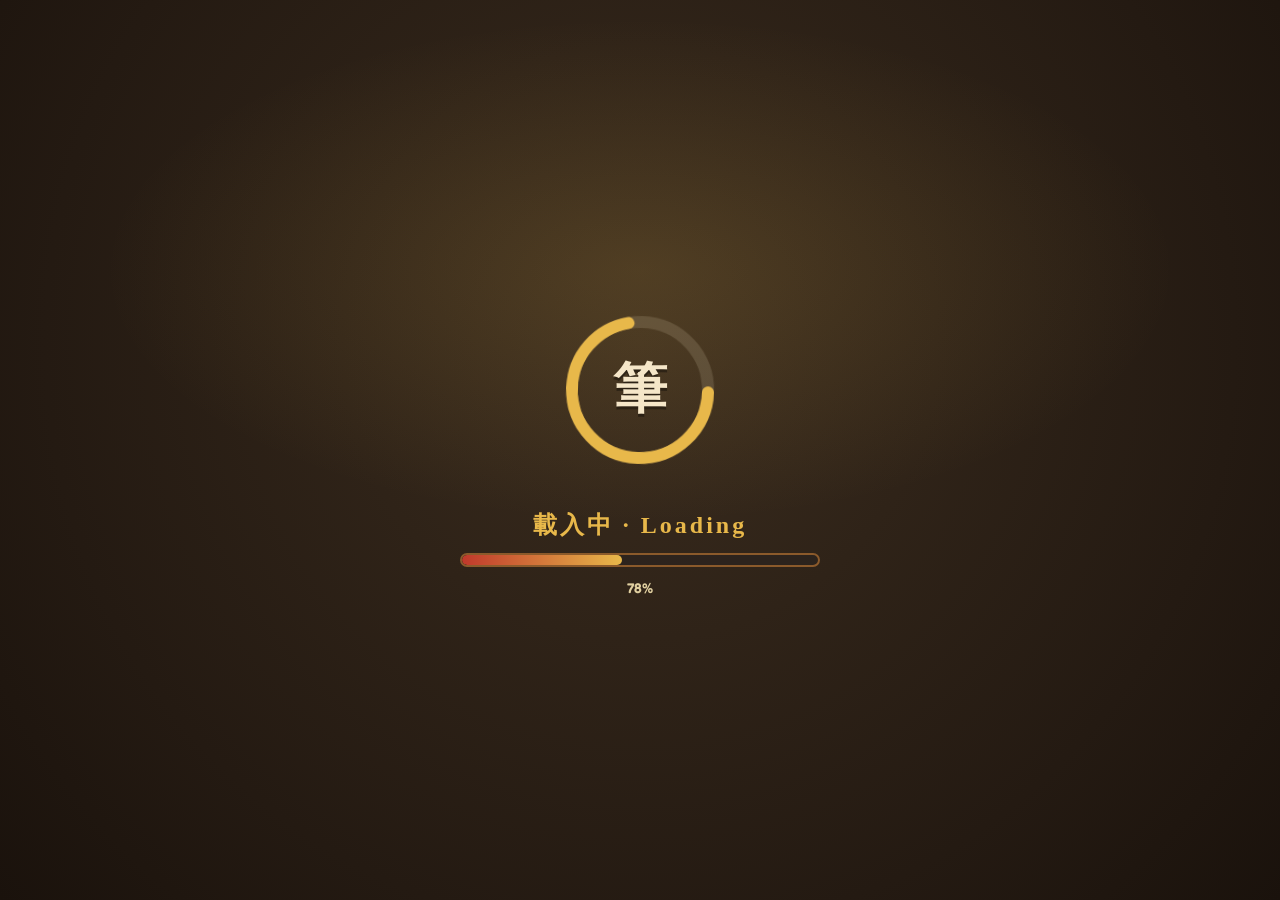
<file: index.html>
<!DOCTYPE html>
<html lang="zh-Hant">
<head>
<meta charset="utf-8">
<title>筆畫功夫 · Stroke Kung Fu</title>
<meta name="viewport" content="width=device-width, initial-scale=1">
<meta http-equiv="refresh" content="0; url=./app/">
<link rel="canonical" href="./app/">
<style>
  html,body{margin:0;height:100%;background:#241a12;color:#e8b84a;
    font-family:system-ui,sans-serif;display:flex;align-items:center;justify-content:center;}
  a{color:#f5e6c8;}
</style>
</head>
<body>
<p>載入遊戲中… · Loading the game… &nbsp;<a href="./app/">Enter</a></p>
</body>
</html>
</file>
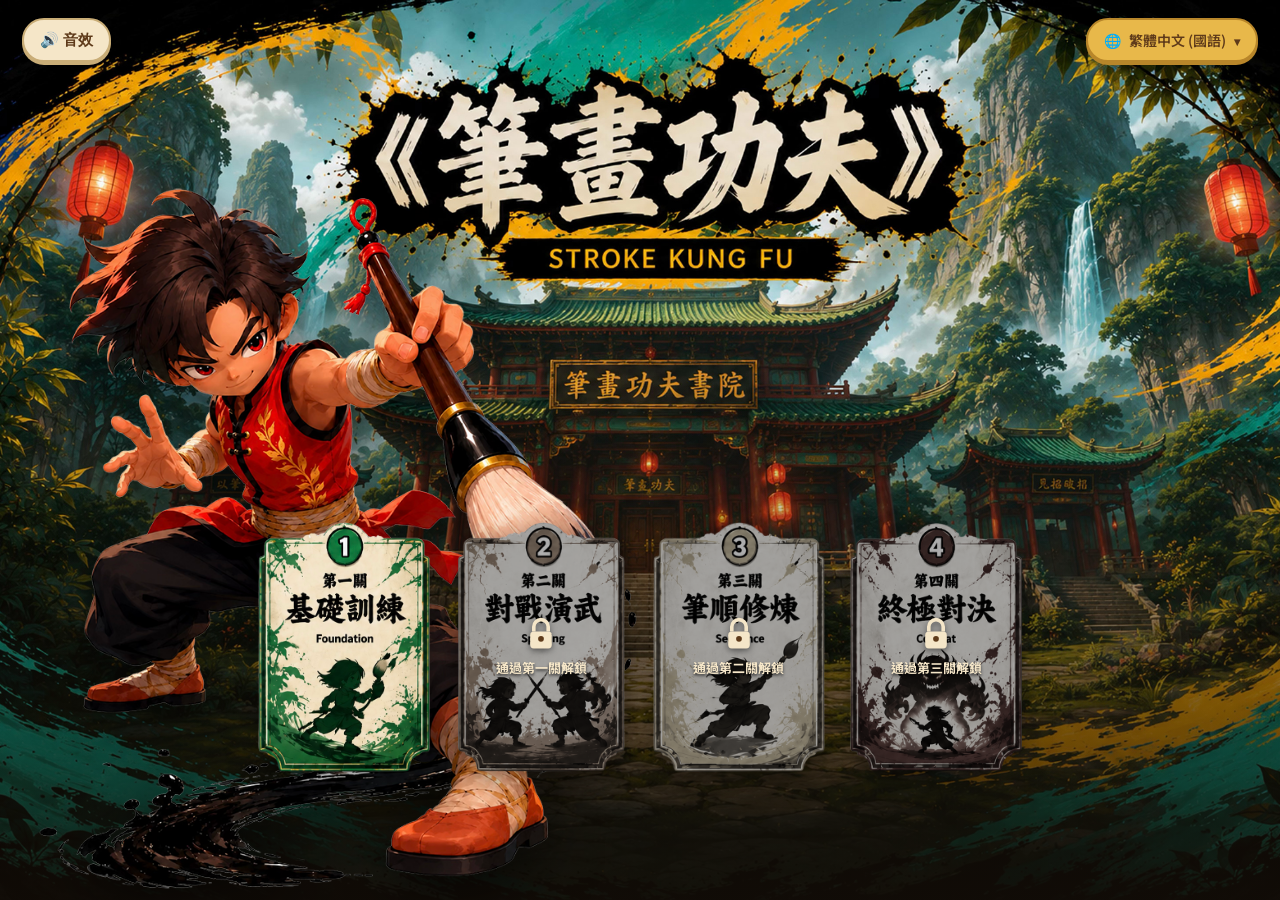
<file: app/index.html>
<!DOCTYPE html>
<html lang="zh-Hant">
<head>
<meta charset="utf-8">
<title>筆畫功夫 · Stroke Kung Fu</title>
<meta name="viewport" content="width=device-width, initial-scale=1, maximum-scale=1, user-scalable=no">
<link rel="preconnect" href="https://fonts.googleapis.com">
<link rel="preconnect" href="https://fonts.gstatic.com" crossorigin>
<link href="https://fonts.googleapis.com/css2?family=Fredoka:wght@400;500;600;700&family=Noto+Sans+TC:wght@400;500;700;900&family=Noto+Sans+SC:wght@400;500;700;900&family=Noto+Serif+TC:wght@500;700;900&family=Noto+Serif+SC:wght@500;700;900&display=swap" rel="stylesheet">
<link rel="stylesheet" href="style.css">
</head>
<body>
<div id="app">

  <!-- ============ LOADING ============ -->
  <section id="screen-loading" class="screen">
    <div class="loading-bg"></div>
    <div class="load-glow"></div>
    <div class="load-spinner">
      <svg viewBox="0 0 100 100" class="load-ring">
        <circle cx="50" cy="50" r="40" fill="none" stroke="rgba(245,230,200,.14)" stroke-width="7"/>
        <circle cx="50" cy="50" r="40" fill="none" stroke="#e8b84a" stroke-width="7" stroke-linecap="round" stroke-dasharray="180 251" transform="rotate(-90 50 50)"/>
      </svg>
      <div class="load-glyph">筆</div>
    </div>
    <div class="load-progress-wrap">
      <div class="load-label">載入中 · Loading</div>
      <div class="load-bar-track"><div id="loadBar" class="load-bar-fill"></div></div>
      <div id="loadPct" class="load-pct">0%</div>
    </div>
  </section>

  <!-- ============ HOME ============ -->
  <section id="screen-home" class="screen" hidden>
    <div class="home-bg"></div>
    <div class="home-gradient"></div>
    <img class="home-hero" src="assets/Character.png" alt="" draggable="false">
    <div class="topbar">
      <button id="btnMute" class="btn-3d btn-sound" aria-label="sound"></button>
      <div class="lang-wrap">
        <button id="btnLang" class="btn-3d btn-lang" aria-haspopup="true" aria-expanded="false">
          <span>🌐</span><span id="langCurrentLabel"></span><span id="langChevron" class="lang-chevron">▾</span>
        </button>
        <div id="langMenu" class="lang-menu" hidden></div>
      </div>
    </div>
    <div id="homeTiles" class="home-tiles"></div>
  </section>

  <!-- ============ LEVEL 1 ============ -->
  <section id="screen-level1" class="screen level-screen" hidden>
    <div class="level-bg" style="background-image:url('assets/Level_1_Background.jpg')"></div>
    <div class="level-gradient level-gradient-l1l3"></div>
    <div class="hud hud-l1l3">
      <button id="l1Mute" class="btn-3d btn-hud" aria-label="sound"></button>
      <button id="l1Pause" class="btn-3d btn-hud" aria-label="pause">❚❚</button>
      <div id="l1Progress" class="progress-pill"></div>
    </div>
    <div class="arena">
      <div class="arena-side arena-side-left l1l3-side">
        <div id="l1AvatarBox" class="anim-box">
          <img id="l1PracticeImg" class="char-img" src="assets/Character_Stand.png" alt="" draggable="false">
        </div>
      </div>
      <div class="arena-center">
        <canvas id="canvasL1" class="draw-canvas draw-canvas-lg"></canvas>
        <div id="l1Guide" class="guide-text"></div>
      </div>
      <div class="arena-side arena-side-right l1l3-side">
        <div id="l1DummyBox" class="anim-box">
          <img class="char-img" src="assets/WoodenDummy.png" alt="" draggable="false">
        </div>
      </div>
    </div>
    <div class="l1-bottom">
      <div id="l1StrokeMain" class="stroke-main serif-font"></div>
      <div id="l1StrokeSub" class="stroke-sub"></div>
    </div>
  </section>

  <!-- ============ LEVEL 2 ============ -->
  <section id="screen-level2" class="screen level-screen" hidden>
    <div class="level-bg" style="background-image:url('assets/Level_2_Background.png')"></div>
    <div class="level-gradient level-gradient-l2l4"></div>
    <div class="hud hud-combat">
      <button id="l2Mute" class="btn-3d btn-hud" aria-label="sound"></button>
      <button id="l2Pause" class="btn-3d btn-hud" aria-label="pause">❚❚</button>
      <div class="hp-col">
        <div class="hp-row">
          <span id="l2AvatarLabel" class="hp-label hp-label-avatar"></span>
          <div class="hp-track"><div id="l2AvatarHpFill" class="hp-fill"></div></div>
          <span id="l2AvatarHpText" class="hp-text"></span>
        </div>
        <div class="hp-row">
          <span id="l2OppLabel" class="hp-label hp-label-opp"></span>
          <div class="hp-track"><div id="l2OppHpFill" class="hp-fill"></div></div>
          <span id="l2OppHpText" class="hp-text"></span>
        </div>
      </div>
      <div class="timer-col">
        <div id="l2Timer" class="timer-num">--</div>
        <div class="timer-label">TIME</div>
      </div>
    </div>
    <div class="arena arena-combat">
      <div class="arena-side arena-side-left combat-side">
        <div id="l2HurtFlash" class="hurt-flash"></div>
        <div id="l2AvatarBox" class="anim-box">
          <img id="l2PlayerImg" class="char-img combat-char-img" src="assets/Character_Stand.png" alt="" draggable="false">
        </div>
      </div>
      <div class="arena-center">
        <canvas id="canvasL2" class="draw-canvas draw-canvas-lg"></canvas>
        <div id="l2PromptMain" class="prompt-main serif-font"></div>
        <div id="l2Guide" class="guide-text"></div>
      </div>
      <div class="arena-side arena-side-right combat-side">
        <svg viewBox="0 0 120 120" class="windup-ring">
          <circle cx="60" cy="60" r="54" fill="none" stroke="rgba(42,36,32,.35)" stroke-width="5"/>
          <circle id="l2Ring" cx="60" cy="60" r="54" fill="none" stroke="#e8b84a" stroke-width="6" stroke-linecap="round" transform="rotate(-90 60 60)" stroke-dasharray="339.29" stroke-dashoffset="339.29"/>
        </svg>
        <div id="l2OppBox" class="opp-box">
          <img id="l2MonkImg" class="char-img opp-img" src="assets/Monk_Stand.png" alt="" draggable="false">
        </div>
      </div>
    </div>
  </section>

  <!-- ============ LEVEL 3 ============ -->
  <section id="screen-level3" class="screen level-screen" hidden>
    <div class="level-bg" style="background-image:url('assets/Level_3_Background.jpg')"></div>
    <div class="level-gradient level-gradient-l1l3"></div>
    <div class="hud hud-l1l3">
      <button id="l3Mute" class="btn-3d btn-hud" aria-label="sound"></button>
      <button id="l3Pause" class="btn-3d btn-hud" aria-label="pause">❚❚</button>
      <div id="l3Progress" class="progress-pill"></div>
    </div>
    <div class="arena">
      <div class="arena-side arena-side-left l1l3-side">
        <div id="l3AvatarBox" class="anim-box">
          <img id="l3PracticeImg" class="char-img" src="assets/Character_Stand.png" alt="" draggable="false">
        </div>
      </div>
      <div class="arena-center">
        <canvas id="canvasL3" class="draw-canvas draw-canvas-sm"></canvas>
        <div id="l3Guide" class="guide-text"></div>
      </div>
      <div class="arena-side arena-side-right l1l3-side">
        <div id="l3DummyBox" class="anim-box">
          <img class="char-img" src="assets/WoodenDummy.png" alt="" draggable="false">
        </div>
      </div>
    </div>
    <div class="l3-bottom">
      <div class="l3-char-row">
        <span id="l3CharMain" class="l3-char-main"></span>
        <span id="l3Py" class="l3-py"></span>
        <span id="l3Meaning" class="l3-meaning"></span>
      </div>
      <div class="l3-order-row">
        <span id="l3OrderLabel" class="order-label"></span>
        <div id="l3Dots" class="dots-row"></div>
      </div>
    </div>
  </section>

  <!-- ============ LEVEL 4 ============ -->
  <section id="screen-level4" class="screen level-screen" hidden>
    <div class="level-bg" style="background-image:url('assets/Level_4_Background.png')"></div>
    <div class="level-gradient level-gradient-l2l4"></div>
    <div class="hud hud-combat">
      <button id="l4Mute" class="btn-3d btn-hud" aria-label="sound"></button>
      <button id="l4Pause" class="btn-3d btn-hud" aria-label="pause">❚❚</button>
      <div class="hp-col">
        <div class="hp-row">
          <span id="l4AvatarLabel" class="hp-label hp-label-avatar"></span>
          <div class="hp-track"><div id="l4AvatarHpFill" class="hp-fill"></div></div>
          <span id="l4AvatarHpText" class="hp-text"></span>
        </div>
        <div class="hp-row">
          <span id="l4OppLabel" class="hp-label hp-label-opp"></span>
          <div class="hp-track"><div id="l4OppHpFill" class="hp-fill"></div></div>
          <span id="l4OppHpText" class="hp-text"></span>
        </div>
      </div>
      <div class="timer-col">
        <div id="l4Timer" class="timer-num">--</div>
        <div class="timer-label">TIME</div>
      </div>
    </div>
    <div class="arena arena-combat">
      <div class="arena-side arena-side-left combat-side">
        <div id="l4HurtFlash" class="hurt-flash"></div>
        <div id="l4AvatarBox" class="anim-box">
          <img id="l4PlayerImg" class="char-img combat-char-img" src="assets/Character_Stand.png" alt="" draggable="false">
        </div>
      </div>
      <div class="arena-center">
        <canvas id="canvasL4" class="draw-canvas draw-canvas-sm"></canvas>
        <div class="l4-char-row">
          <span id="l4PromptLabel" class="l4-prompt-label"></span>
          <span id="l4CharMain" class="l4-char-main"></span>
          <span id="l4Py" class="l4-py"></span>
        </div>
        <div id="l4Dots" class="dots-row"></div>
      </div>
      <div class="arena-side arena-side-right combat-side">
        <svg viewBox="0 0 120 120" class="windup-ring">
          <circle cx="60" cy="60" r="54" fill="none" stroke="rgba(42,36,32,.35)" stroke-width="5"/>
          <circle id="l4Ring" cx="60" cy="60" r="54" fill="none" stroke="#e8b84a" stroke-width="6" stroke-linecap="round" transform="rotate(-90 60 60)" stroke-dasharray="339.29" stroke-dashoffset="339.29"/>
        </svg>
        <div id="l4OppBox" class="opp-box">
          <img id="l4BossImg" class="char-img opp-img" src="assets/Boss_Stand.png" alt="" draggable="false">
        </div>
      </div>
    </div>
    <div class="l4-bottom">
      <div id="l4Guide" class="l4-guide-text"></div>
    </div>
  </section>

  <!-- ============ WIN ============ -->
  <section id="screen-win" class="screen" hidden>
    <div class="win-bg"></div>
    <div id="winConfetti" class="confetti-layer"></div>
    <div class="win-art-wrap">
      <img id="winImg" class="win-art" src="assets/Character_Winning_1.png" alt="" draggable="false">
    </div>
    <div id="winTitle" class="result-title"></div>
    <div id="winSub" class="result-sub"></div>
    <div class="result-actions">
      <button id="btnProceed" class="btn-action btn-proceed" hidden></button>
      <button id="btnWinHome" class="btn-action btn-home-action"></button>
    </div>
  </section>

  <!-- ============ DEFEAT ============ -->
  <section id="screen-defeat" class="screen" hidden>
    <div class="defeat-bg"></div>
    <div class="defeat-art-wrap">
      <img class="defeat-art" src="assets/Character_Lose.png" alt="" draggable="false">
    </div>
    <div id="defeatTitle" class="result-title"></div>
    <div id="defeatSub" class="result-sub-defeat"></div>
    <div class="result-actions">
      <button id="btnRetry" class="btn-action btn-retry"></button>
      <button id="btnDefeatHome" class="btn-action btn-home-action"></button>
    </div>
  </section>

  <!-- ============ PAUSE OVERLAY ============ -->
  <section id="overlay-pause" class="overlay-pause" hidden>
    <div class="pause-card">
      <div id="pauseTitle" class="pause-title"></div>
      <div id="pauseHint" class="pause-hint"></div>
      <div id="pauseLangGrid" class="pause-lang-grid"></div>
      <button id="btnResume" class="pause-resume"></button>
      <button id="btnPauseHome" class="pause-home"></button>
    </div>
  </section>

  <!-- ============ ROTATE BANNER ============ -->
  <div id="rotateBanner" class="rotate-banner" hidden>🔄 <span id="rotateText"></span></div>

</div>
<script src="game.js"></script>
</body>
</html>
</file>
<file: app/style.css>
* { box-sizing: border-box; }
html, body { margin: 0; padding: 0; height: 100%; background: #2a2420; -webkit-tap-highlight-color: transparent; }
body { font-family: 'Fredoka', system-ui, sans-serif; overflow: hidden; color: #2a2420; }
button { font: inherit; }
img { -webkit-user-drag: none; }

#app {
  position: fixed;
  inset: 0;
  user-select: none;
  -webkit-user-select: none;
  touch-action: manipulation;
}

.screen { position: absolute; inset: 0; display: flex; flex-direction: column; overflow: hidden; }
.screen[hidden] { display: none; }

/* ============ keyframes ============ */
@keyframes kfIdle { 0%,100% { transform: translateY(0) rotate(0); } 50% { transform: translateY(-5px) rotate(-1deg); } }
@keyframes kfStrikeR { 0% { transform: translateX(0) rotate(0); } 32% { transform: translateX(38px) rotate(-5deg); } 100% { transform: translateX(0) rotate(0); } }
@keyframes kfCritR { 0% { transform: translateX(0) scale(1); } 30% { transform: translateX(54px) scale(1.07) rotate(-7deg); } 100% { transform: translateX(0) scale(1); } }
@keyframes kfStrikeL { 0% { transform: scaleX(-1) translateX(0); } 32% { transform: scaleX(-1) translateX(38px) rotate(5deg); } 100% { transform: scaleX(-1) translateX(0); } }
@keyframes kfFlinch { 0% { transform: scaleX(-1) translateX(0); } 28% { transform: scaleX(-1) translateX(16px) rotate(6deg); } 100% { transform: scaleX(-1) translateX(0); } }
@keyframes kfHurt { 0% { transform: translateX(0); } 28% { transform: translateX(-15px) rotate(5deg); } 100% { transform: translateX(0); } }
@keyframes kfSpin { 0% { transform: rotate(0); } 100% { transform: rotate(360deg); } }
@keyframes kfShake { 0%,100% { transform: translateX(0) rotate(0); } 25% { transform: translateX(4px) rotate(1.5deg); } 75% { transform: translateX(-4px) rotate(-1.5deg); } }
@keyframes kfVictory { 0% { transform: translateY(28px) scale(.82); opacity: 0; } 60% { transform: translateY(-6px) scale(1.08); } 100% { transform: translateY(0) scale(1.04); opacity: 1; } }
@keyframes kfDefeat { 0% { transform: translateY(-8px) rotate(0); opacity: 0; } 100% { transform: translateY(14px) rotate(-7deg); opacity: 1; } }
@keyframes kfConfetti { 0% { transform: translateY(-8vh) rotate(0); } 100% { transform: translateY(110vh) rotate(680deg); } }
@keyframes kfPopIn { 0% { transform: scale(.86); opacity: 0; } 100% { transform: scale(1); opacity: 1; } }
@keyframes kfBannerIn { 0% { transform: translateY(-120%); } 100% { transform: translateY(0); } }
@keyframes kfCardFloat { 0%,100% { transform: translateY(0); } 50% { transform: translateY(-9px); } }

/* ============ LOADING ============ */
#screen-loading { align-items: center; justify-content: center; gap: 34px; background: radial-gradient(circle at 50% 38%, #3a2c1e, #241a12 70%, #1a120c); }
.loading-bg { position: absolute; inset: 0; pointer-events: none; }
.load-glow { position: absolute; inset: 0; background: radial-gradient(60% 40% at 50% 30%, rgba(232,184,74,.14), transparent 70%); pointer-events: none; }
.load-spinner { position: relative; width: clamp(120px,20vw,170px); height: clamp(120px,20vw,170px); z-index: 2; }
.load-ring { width: 100%; height: 100%; animation: kfSpin 1.5s linear infinite; }
.load-glyph { position: absolute; inset: 0; display: flex; align-items: center; justify-content: center; font-family: 'Noto Serif TC','Noto Serif SC',serif; font-weight: 900; font-size: clamp(38px,6vw,54px); color: #f5e6c8; text-shadow: 0 3px 0 rgba(0,0,0,.35); }
.load-progress-wrap { z-index: 2; display: flex; flex-direction: column; align-items: center; gap: 12px; width: min(74vw,360px); }
.load-label { font-family: 'Noto Serif TC','Noto Serif SC',serif; font-weight: 700; font-size: clamp(18px,2.4vw,24px); color: #e8b84a; letter-spacing: 3px; }
.load-bar-track { width: 100%; height: 14px; background: rgba(42,36,32,.6); border: 2px solid #8b5a2b; border-radius: 8px; overflow: hidden; }
.load-bar-fill { height: 100%; width: 0%; background: linear-gradient(90deg,#c0392b,#e8b84a); border-radius: 6px; transition: width .25s ease; }
.load-pct { font-family: 'Fredoka',sans-serif; font-weight: 600; font-size: 14px; color: #e0cfa0; }

/* ============ HOME ============ */
#screen-home { background: #241c12; }
.home-bg { position: absolute; inset: 0; background: url('assets/Home_background.jpg') center top/cover no-repeat; }
.home-gradient { position: absolute; inset: 0; background: linear-gradient(to bottom, rgba(20,14,8,0) 40%, rgba(20,14,8,.45) 72%, rgba(20,14,8,.82) 100%); pointer-events: none; }
.home-hero { position: absolute; left: clamp(-60px,-1vw,8px); bottom: 0; height: min(80vh,720px); width: auto; z-index: 2; pointer-events: none; filter: drop-shadow(0 14px 26px rgba(0,0,0,.55)); }

.topbar { position: relative; z-index: 20; display: flex; justify-content: space-between; align-items: flex-start; padding: 18px 22px; }
.btn-3d { display: flex; align-items: center; gap: 8px; height: 44px; padding: 0 16px; border-radius: 22px; font-family: 'Fredoka',sans-serif; font-weight: 600; font-size: 15px; cursor: pointer; }
.btn-sound { border: 2px solid #c9ad77; background: #f5e6c8; color: #5e3a1a; box-shadow: 0 3px 0 #c9ad77; }
.btn-lang { border: 2px solid #b8862a; background: #e8b84a; color: #5e3a1a; font-family: 'Noto Sans TC','Noto Sans SC','Fredoka',sans-serif; font-weight: 600; font-size: 14px; box-shadow: 0 3px 0 #b8862a; white-space: nowrap; }
.lang-wrap { position: relative; }
.lang-chevron { display: inline-block; font-size: 12px; transition: transform .18s; }
.lang-menu { position: absolute; top: 52px; right: 0; z-index: 10; display: flex; flex-direction: column; gap: 4px; min-width: 180px; padding: 6px; background: #f5e6c8; border: 3px solid #8b5a2b; border-radius: 16px; box-shadow: 0 10px 28px rgba(0,0,0,.4); animation: kfPopIn .18s ease; }
.lang-menu[hidden] { display: none; }
.lang-menu-btn { display: flex; align-items: center; justify-content: space-between; gap: 8px; width: 100%; height: 42px; padding: 0 14px; border-radius: 10px; cursor: pointer; text-align: left; font-family: 'Noto Sans TC','Noto Sans SC','Fredoka',sans-serif; font-weight: 600; font-size: 14px; transition: all .12s; border: 2px solid transparent; background: transparent; color: #5e3a1a; }
.lang-menu-btn.active { background: #e8b84a; border-color: #b8862a; }

.home-tiles { position: relative; z-index: 3; flex: 1; display: flex; align-items: center; justify-content: center; gap: clamp(12px,2vw,26px); padding: clamp(210px,36vh,340px) 26px 10px; flex-wrap: wrap; }
.tile-btn { position: relative; width: clamp(120px,14.4vw,172px); aspect-ratio: 419 / 610; border: none; background: transparent; padding: 0; display: block; transition: transform .15s ease; }
.tile-img { width: 100%; height: 100%; object-fit: contain; display: block; }
.tile-img.unlocked { filter: drop-shadow(0 10px 16px rgba(0,0,0,.45)); }
.tile-img.locked { filter: grayscale(.85) brightness(.7) drop-shadow(0 8px 14px rgba(0,0,0,.45)); }
.tile-lock { position: absolute; inset: 6% 4%; border-radius: 16px; display: flex; flex-direction: column; align-items: center; justify-content: center; gap: 6px; }
.tile-lock svg { width: 34px; height: 36px; filter: drop-shadow(0 2px 3px rgba(0,0,0,.5)); }
.tile-lock span { font-family: 'Noto Sans TC','Noto Sans SC',sans-serif; color: #f5e6c8; font-size: 13px; font-weight: 700; text-shadow: 0 2px 3px rgba(0,0,0,.7); }

/* ============ LEVEL SCREENS (shared) ============ */
.level-bg { position: absolute; inset: 0; background-position: center center; background-size: cover; background-repeat: no-repeat; }
.level-gradient { position: absolute; inset: 0; pointer-events: none; }
.level-gradient-l1l3 { background: linear-gradient(to bottom, rgba(20,14,8,.28) 0%, rgba(20,14,8,0) 30%, rgba(20,14,8,0) 62%, rgba(20,14,8,.4) 100%); }
.level-gradient-l2l4 { background: linear-gradient(to bottom, rgba(20,14,8,.32) 0%, rgba(20,14,8,0) 34%, rgba(20,14,8,0) 60%, rgba(20,14,8,.44) 100%); }
#screen-level4 .level-bg { background-color: #241016; }
#screen-level4 .level-gradient { background: linear-gradient(to bottom, rgba(20,10,12,.32) 0%, rgba(20,10,12,0) 34%, rgba(20,10,12,0) 60%, rgba(20,10,12,.44) 100%); }

.hud { position: relative; z-index: 4; display: flex; gap: 14px; padding: 14px 20px; }
.hud-l1l3 { align-items: center; }
.hud-combat { align-items: flex-start; padding: 12px 18px; }
.btn-hud { width: 46px; height: 46px; flex: 0 0 auto; border: 2px solid #c9ad77; border-radius: 14px; background: #f5e6c8; color: #5e3a1a; font-size: 18px; cursor: pointer; box-shadow: 0 3px 0 #c9ad77; display: flex; align-items: center; justify-content: center; padding: 0; }
.hud-combat .btn-hud { font-size: 16px; }
.progress-pill { margin-left: auto; font-family: 'Noto Sans TC','Noto Sans SC','Fredoka',sans-serif; font-weight: 700; font-size: clamp(15px,1.8vw,20px); color: #f5e6c8; background: rgba(42,36,32,.4); padding: 8px 20px; border-radius: 20px; }

.hp-col { flex: 1; display: flex; flex-direction: column; gap: 7px; max-width: 760px; margin: 0 auto; }
.hp-row { display: flex; align-items: center; gap: 10px; }
.hp-label { font-family: 'Noto Sans TC','Noto Sans SC',sans-serif; font-weight: 700; font-size: 13px; min-width: 74px; }
.hp-label-avatar { color: #5ba85a; }
.hp-label-opp { color: #c0392b; }
.hp-track { flex: 1; height: 18px; background: rgba(42,36,32,.55); border-radius: 9px; overflow: hidden; border: 2px solid rgba(0,0,0,.25); }
.hp-fill { height: 100%; border-radius: 7px; transition: width .35s ease, background .35s ease; }
.hp-text { font-family: 'Fredoka',sans-serif; font-weight: 700; font-size: 13px; color: #f5e6c8; min-width: 48px; text-align: right; }
.timer-col { flex: 0 0 auto; display: flex; flex-direction: column; align-items: center; }
.timer-num { font-family: 'Fredoka',sans-serif; font-weight: 700; font-size: 22px; color: #e8b84a; line-height: 1; }
.timer-label { font-size: 10px; color: #e0cfa0; letter-spacing: 1px; }

.arena { position: relative; z-index: 3; flex: 1; display: flex; align-items: center; justify-content: space-between; padding: 0 clamp(20px,5vw,80px); gap: 18px; }
.arena-combat { padding: 0 clamp(16px,4vw,70px); gap: 14px; }
.arena-side { flex: 1 1 0; min-width: 0; height: clamp(150px,30vh,250px); display: flex; }
.arena-side-left { justify-content: flex-start; }
.arena-side-right { justify-content: flex-end; }
.l1l3-side { align-items: flex-end; transform: translateY(80px); }
#screen-level3 .l1l3-side { transform: translateY(100px); }
.combat-side { align-items: center; position: relative; }
.combat-side.arena-side-left { align-items: flex-end; }
.combat-side.arena-side-right { align-items: center; }

.anim-box { height: 100%; transform-origin: bottom center; animation: kfIdle 2.8s ease-in-out infinite; }
.char-img { height: 100%; width: auto; filter: drop-shadow(0 8px 12px rgba(0,0,0,.45)); }
/* Opponent wrapper is ALWAYS scaleX(-1) (never kfIdle): combined with the img's
   own scaleX(-1) this renders the natively-left-facing art facing left, and the
   flinch/strikeL keyframes keep the flip so poses never flip between states. */
.opp-box { height: 100%; transform-origin: bottom center; align-self: flex-end; transform: scaleX(-1); }
.opp-img { transform: scaleX(-1); }

.arena-center { flex: 0 1 auto; display: flex; flex-direction: column; align-items: center; gap: 10px; }
.draw-canvas { touch-action: none; -webkit-user-select: none; -webkit-touch-callout: none; user-select: none; background: #fbf3df; border: 5px solid #8b5a2b; border-radius: 18px; box-shadow: 0 10px 0 rgba(0,0,0,.22), inset 0 0 0 2px #e0cfa0; cursor: crosshair; }
.draw-canvas-lg { width: min(42vh,40vw,440px); height: min(42vh,40vw,440px); }
.draw-canvas-sm { width: min(40vh,38vw,420px); height: min(40vh,38vw,420px); }
.guide-text { font-family: 'Noto Sans TC','Noto Sans SC','Fredoka',sans-serif; font-weight: 600; font-size: clamp(14px,1.7vw,18px); color: #e0cfa0; text-align: center; }

.l1-bottom { position: relative; z-index: 3; text-align: center; padding: 12px 20px 22px; }
.stroke-main { font-family: 'Noto Serif TC','Noto Serif SC',serif; font-weight: 900; font-size: clamp(26px,3.4vw,40px); color: #f5e6c8; line-height: 1; }
.stroke-sub { font-family: 'Fredoka',sans-serif; font-weight: 500; font-size: clamp(13px,1.5vw,17px); color: #e8b84a; margin-top: 4px; letter-spacing: 1px; }

.prompt-main { margin-top: 10px; font-family: 'Noto Serif TC','Noto Serif SC',serif; font-weight: 900; font-size: clamp(20px,2.6vw,32px); color: #f5e6c8; line-height: 1; }
#l2Guide { margin-top: 8px; }

.hurt-flash { position: absolute; inset: -10%; border-radius: 50%; background: #c0392b; opacity: 0; transition: opacity .25s; pointer-events: none; }
.windup-ring { position: absolute; top: 50%; left: 50%; transform: translate(-50%,-50%); width: clamp(170px,34vh,290px); height: clamp(170px,34vh,290px); pointer-events: none; }

.l3-bottom { position: relative; z-index: 3; display: flex; flex-direction: column; align-items: center; gap: 8px; padding: 8px 20px 20px; }
.l3-char-row { display: flex; align-items: baseline; gap: 12px; }
.l3-char-main { font-family: 'Noto Serif TC','Noto Serif SC',serif; font-weight: 900; font-size: clamp(28px,3.6vw,42px); color: #f5e6c8; line-height: 1; }
.l3-py { font-family: 'Fredoka',sans-serif; font-weight: 500; font-size: clamp(14px,1.6vw,18px); color: #e8b84a; }
.l3-meaning { font-family: 'Fredoka',sans-serif; font-weight: 500; font-size: clamp(13px,1.4vw,16px); color: #e0cfa0; opacity: .85; }
.l3-order-row { display: flex; align-items: center; gap: 8px; }
.order-label { font-family: 'Noto Sans TC','Noto Sans SC',sans-serif; font-size: 12px; color: #e0cfa0; opacity: .75; letter-spacing: 1px; }
.dots-row { display: flex; align-items: center; gap: 8px; }
.dot { width: 30px; height: 30px; border-radius: 50%; display: flex; align-items: center; justify-content: center; font-family: 'Fredoka',sans-serif; font-weight: 700; font-size: 14px; transition: all .2s; }
.dot-done { background: #e8b84a; color: #5e3a1a; box-shadow: 0 2px 0 #b8862a; }
.dot-current { background: #c0392b; color: #fff; box-shadow: 0 0 0 3px rgba(192,57,43,.3); }
.dot-pending { background: rgba(245,230,200,.2); color: rgba(245,230,200,.55); border: 2px solid rgba(245,230,200,.3); }

.l4-char-row { display: flex; align-items: baseline; gap: 10px; margin-top: 10px; }
.l4-prompt-label { font-family: 'Noto Sans TC','Noto Sans SC','Fredoka',sans-serif; font-weight: 500; font-size: clamp(13px,1.5vw,17px); color: #e8b84a; }
.l4-char-main { font-family: 'Noto Sans TC','Noto Sans SC',sans-serif; font-weight: 900; font-size: clamp(26px,3.2vw,38px); color: #f5e6c8; line-height: 1; }
.l4-py { font-family: 'Fredoka',sans-serif; font-weight: 500; font-size: clamp(13px,1.5vw,17px); color: #e0cfa0; opacity: .85; }
#l4Dots { margin-top: 9px; }
.l4-bottom { position: relative; z-index: 3; text-align: center; padding: 6px 20px 18px; }
.l4-guide-text { font-family: 'Noto Sans TC','Noto Sans SC','Fredoka',sans-serif; font-weight: 500; font-size: 13px; color: #e0cfa0; opacity: .8; }

/* ============ WIN / DEFEAT ============ */
#screen-win, #screen-defeat { align-items: center; justify-content: center; }
#screen-win { background: radial-gradient(circle at 50% 38%, #7a5430, #46341f 70%, #2a2017); }
#screen-defeat { background: radial-gradient(circle at 50% 42%, #46341f, #2e2218 72%, #221a14); }
.confetti-layer { position: absolute; inset: 0; pointer-events: none; }
.confetti-piece { position: absolute; top: -6%; width: 9px; border-radius: 2px; animation-name: kfConfetti; animation-timing-function: linear; animation-iteration-count: infinite; }
.win-art-wrap, .defeat-art-wrap { position: relative; z-index: 2; height: clamp(150px,26vh,230px); }
.win-art-wrap { animation: kfVictory .7s cubic-bezier(.2,.8,.3,1.2) both; }
.defeat-art-wrap { animation: kfDefeat .6s ease both; }
.win-art, .defeat-art { height: 100%; width: auto; filter: drop-shadow(0 12px 18px rgba(0,0,0,.5)); }
.result-title { position: relative; z-index: 2; font-family: 'Noto Sans TC','Noto Sans SC','Fredoka',sans-serif; font-weight: 900; font-size: clamp(30px,5vw,56px); color: #e8b84a; text-shadow: 0 4px 0 rgba(0,0,0,.3); margin-top: 14px; }
#screen-win .result-title { font-size: clamp(36px,6vw,68px); margin-top: 10px; }
.result-sub { position: relative; z-index: 2; font-family: 'Noto Sans TC','Noto Sans SC',sans-serif; font-weight: 600; font-size: clamp(15px,2vw,22px); color: #f5e6c8; margin-top: 6px; }
.result-sub-defeat { font-family: 'Fredoka',sans-serif; font-weight: 500; font-size: clamp(13px,1.6vw,18px); color: #e0cfa0; margin-top: 6px; }
.result-actions { position: relative; z-index: 2; display: flex; gap: 16px; margin-top: 30px; flex-wrap: wrap; justify-content: center; }
.btn-action { height: 54px; padding: 0 30px; border: none; border-radius: 27px; font-family: 'Noto Sans TC','Noto Sans SC','Fredoka',sans-serif; font-weight: 700; font-size: 17px; cursor: pointer; }
.btn-proceed { background: #c0392b; color: #fff; box-shadow: 0 4px 0 #8e2a1f; }
.btn-retry { background: #4a9878; color: #fff; box-shadow: 0 4px 0 #2e7058; }
.btn-home-action { background: #f5e6c8; color: #5e3a1a; box-shadow: 0 4px 0 #b8862a; }

/* ============ PAUSE OVERLAY ============ */
.overlay-pause { position: absolute; inset: 0; z-index: 20; display: flex; align-items: center; justify-content: center; background: rgba(0,0,0,.55); }
.overlay-pause[hidden] { display: none; }
.pause-card { width: min(440px,90vw); background: #f5e6c8; border: 5px solid #8b5a2b; border-radius: 22px; padding: 26px 26px 28px; text-align: center; box-shadow: 0 14px 40px rgba(0,0,0,.4); animation: kfPopIn .25s ease; }
.pause-title { font-family: 'Noto Sans TC','Noto Sans SC','Fredoka',sans-serif; font-weight: 900; font-size: 30px; color: #5e3a1a; }
.pause-hint { font-family: 'Fredoka',sans-serif; font-size: 13px; color: #8b5a2b; margin-top: 2px; letter-spacing: 1px; }
.pause-lang-grid { display: grid; grid-template-columns: 1fr 1fr; gap: 10px; margin: 20px 0 22px; }
.pause-lang-btn { height: 44px; border-radius: 12px; cursor: pointer; font-family: 'Noto Sans TC','Noto Sans SC','Fredoka',sans-serif; font-weight: 600; font-size: 13px; background: #fff; color: #5e3a1a; border: 2px solid #e0cfa0; }
.pause-lang-btn.active { background: #e8b84a; color: #5e3a1a; border: 2px solid #b8862a; }
.pause-resume { width: 100%; height: 52px; border: none; border-radius: 26px; background: #c0392b; color: #fff; font-family: 'Noto Sans TC','Noto Sans SC','Fredoka',sans-serif; font-weight: 700; font-size: 17px; cursor: pointer; box-shadow: 0 4px 0 #8e2a1f; margin-bottom: 11px; }
.pause-home { width: 100%; height: 48px; border: 2px solid #8b5a2b; border-radius: 24px; background: transparent; color: #5e3a1a; font-family: 'Noto Sans TC','Noto Sans SC','Fredoka',sans-serif; font-weight: 600; font-size: 15px; cursor: pointer; }

/* ============ ROTATE BANNER ============ */
.rotate-banner { position: absolute; top: 0; left: 0; right: 0; z-index: 30; display: flex; align-items: center; justify-content: center; gap: 10px; padding: 10px 16px; background: rgba(42,36,32,.92); color: #f5e6c8; font-family: 'Noto Sans TC','Noto Sans SC','Fredoka',sans-serif; font-size: 14px; font-weight: 600; animation: kfBannerIn .4s ease; }
.rotate-banner[hidden] { display: none; }

.serif-font { font-family: 'Noto Serif TC','Noto Serif SC',serif; }
</file>
